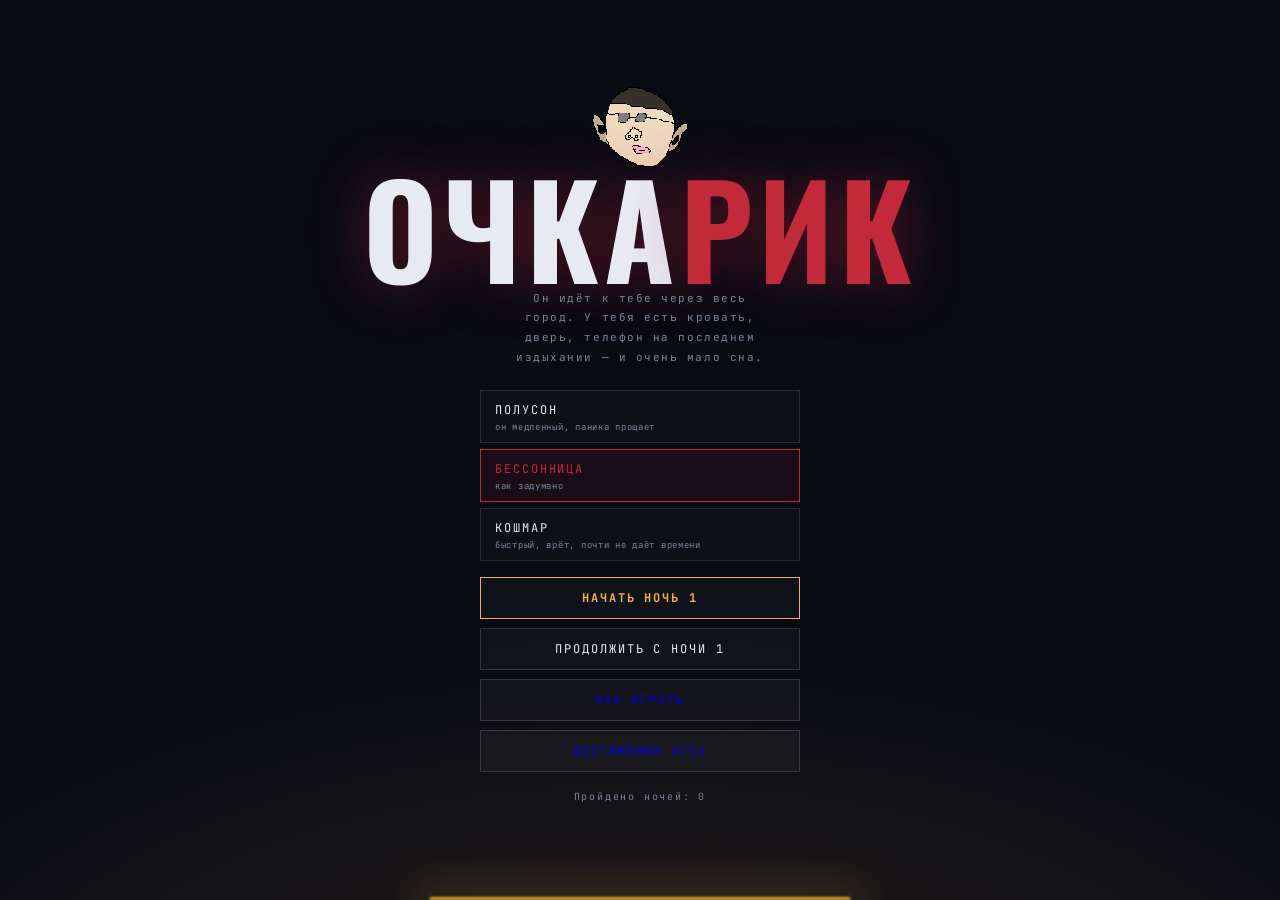
<file: index.html>
<!DOCTYPE html>
<html lang="ru">
<head>
<meta charset="utf-8">
<meta name="viewport" content="width=device-width, initial-scale=1, viewport-fit=cover">
<title>ОЧКАРИК</title>
<link rel="preconnect" href="https://fonts.googleapis.com">
<link rel="preconnect" href="https://fonts.gstatic.com" crossorigin>
<link href="https://fonts.googleapis.com/css2?family=Oswald:wght@400;600;700&family=JetBrains+Mono:wght@400;700&display=swap" rel="stylesheet">
<link rel="stylesheet" href="css/style.css">
</head>
<body>

<main data-page="menu" class="pg-menu">
  <img class="face-menu" src="assets/ochkarik.png" alt="">
  <h1>ОЧКА<span>РИК</span></h1>
  <p class="tag">Он идёт к тебе через весь город. У тебя есть кровать, дверь, телефон на последнем издыхании — и очень мало сна.</p>

  <div class="diff">
    <button class="dbtn" data-diff="easy"><b>Полусон</b><span>он медленный, паника прощает</span></button>
    <button class="dbtn on" data-diff="normal"><b>Бессонница</b><span>как задумано</span></button>
    <button class="dbtn" data-diff="nightmare"><b>Кошмар</b><span>быстрый, врёт, почти не даёт времени</span></button>
  </div>

  <div class="menu-btns">
    <button class="btn primary" data-go="start">Начать ночь 1</button>
    <button class="btn" data-go="cont" id="contBtn" hidden>Продолжить с ночи <span id="contN">2</span></button>
    <a class="btn" href="help.html" data-go="help">Как играть</a>
    <a class="btn" href="achievements.html" data-go="ach">Достижения <span id="achCount">0/16</span></a>
  </div>

  <p class="best" id="bestTxt">Пройдено ночей: 0</p>
  <p class="tamper" id="tamper" hidden>Сохранение не сошлось с подписью — достижения сброшены.</p>
  <div class="menu-slit"></div>
</main>

<script src="js/router.js"></script>
<script src="js/storage.js"></script>
<script src="js/guard.js"></script>
<script src="js/achievements.js"></script>
<script src="js/audio.js"></script>
<script src="js/pages.js"></script>
<script src="js/boot.js"></script>
</body>
</html>
</file>
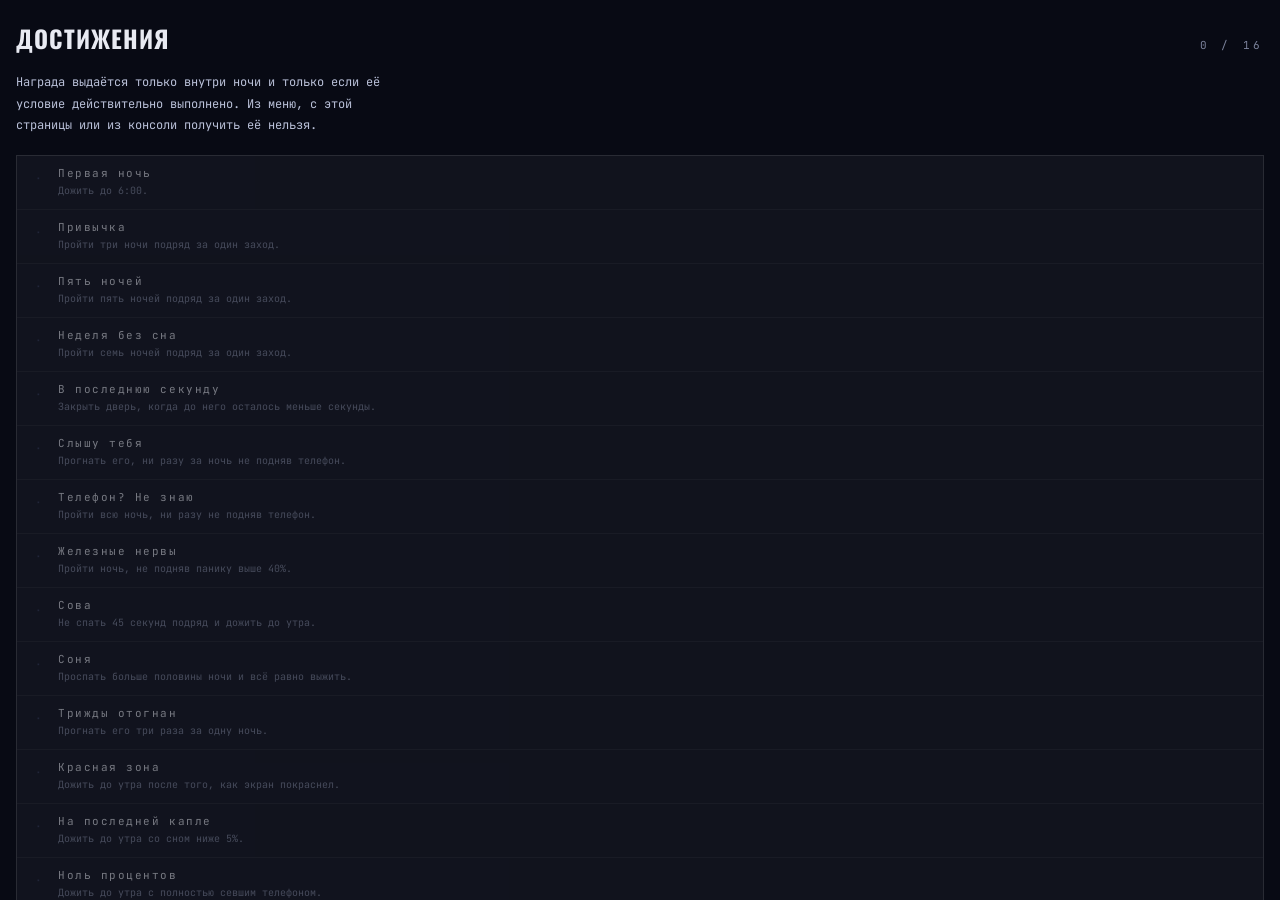
<file: achievements.html>
<!DOCTYPE html>
<html lang="ru">
<head>
<meta charset="utf-8">
<meta name="viewport" content="width=device-width, initial-scale=1, viewport-fit=cover">
<title>ОЧКАРИК · достижения</title>
<link rel="preconnect" href="https://fonts.googleapis.com">
<link rel="preconnect" href="https://fonts.gstatic.com" crossorigin>
<link href="https://fonts.googleapis.com/css2?family=Oswald:wght@400;600;700&family=JetBrains+Mono:wght@400;700&display=swap" rel="stylesheet">
<link rel="stylesheet" href="css/style.css">
</head>
<body>

<main data-page="ach" class="pg-sheet">
  <div class="sheet-h"><h2>ДОСТИЖЕНИЯ</h2><span class="eyebrow" id="achHead">0 / 16</span></div>
  <p class="why">Награда выдаётся только внутри ночи и только если её условие действительно выполнено. Из меню, с этой страницы или из консоли получить её нельзя.</p>
  <div class="ach-list" id="achList"></div>
  <div class="sheet-btns">
    <a class="btn" href="index.html" data-go="menu">Назад</a>
    <button class="btn" id="wipe">Сбросить прогресс</button>
  </div>
</main>

<script src="js/router.js"></script>
<script src="js/storage.js"></script>
<script src="js/guard.js"></script>
<script src="js/achievements.js"></script>
<script src="js/audio.js"></script>
<script src="js/pages.js"></script>
<script src="js/boot.js"></script>
</body>
</html>
</file>
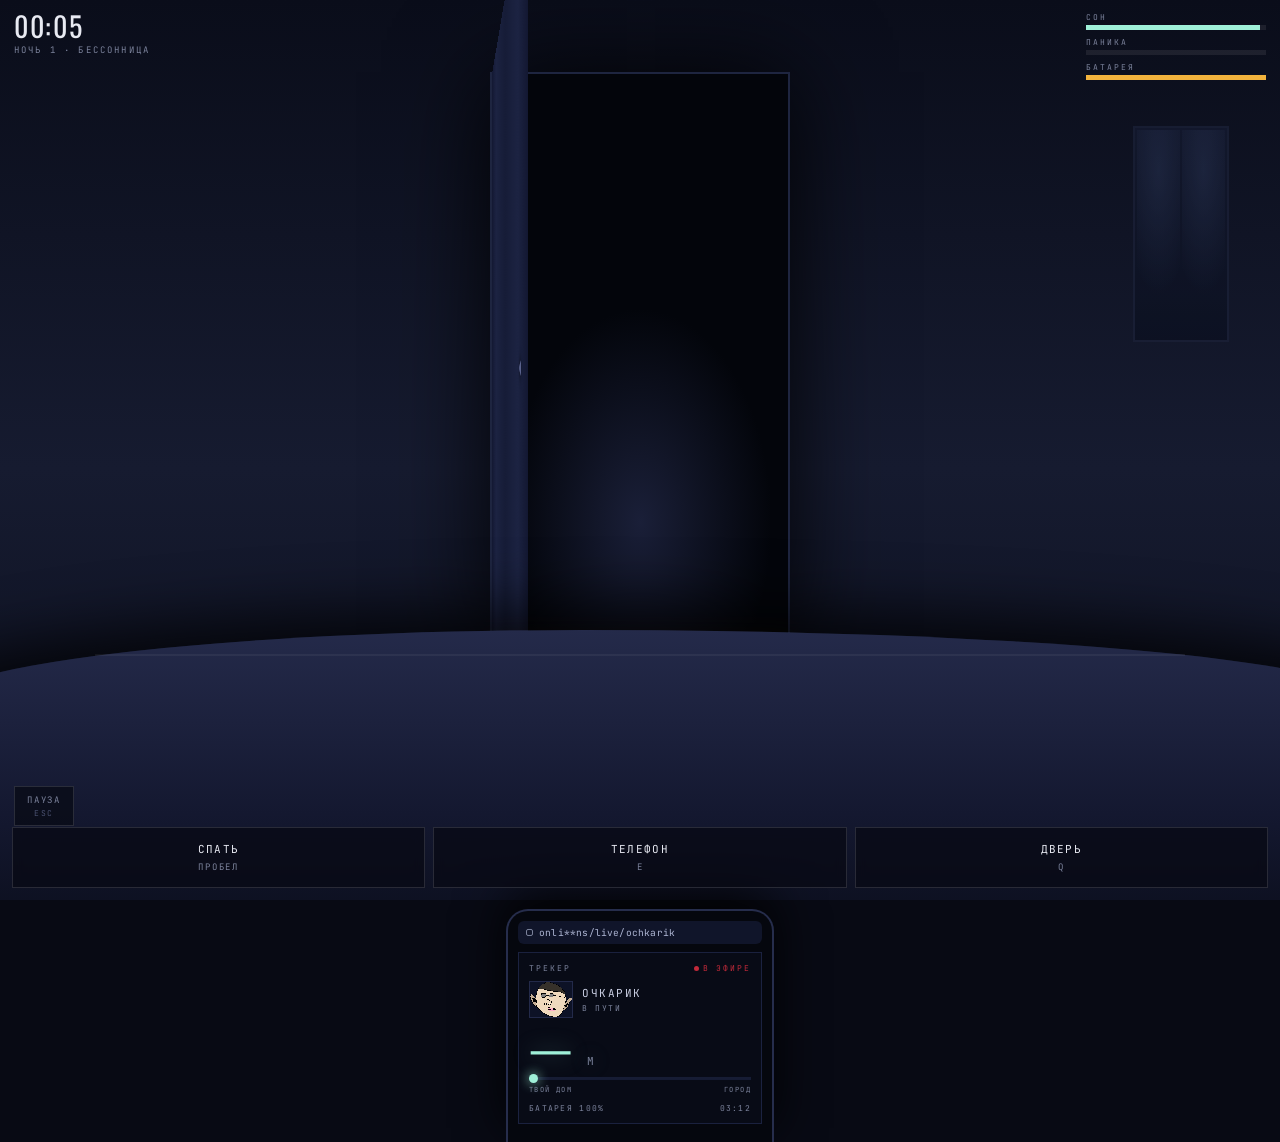
<file: game.html>
<!DOCTYPE html>
<html lang="ru">
<head>
<meta charset="utf-8">
<meta name="viewport" content="width=device-width, initial-scale=1, viewport-fit=cover">
<title>ОЧКАРИК · ночь</title>
<link rel="preconnect" href="https://fonts.googleapis.com">
<link rel="preconnect" href="https://fonts.gstatic.com" crossorigin>
<link href="https://fonts.googleapis.com/css2?family=Oswald:wght@400;600;700&family=JetBrains+Mono:wght@400;700&display=swap" rel="stylesheet">
<link rel="stylesheet" href="css/style.css">
</head>
<body>

<main data-page="game" class="pg-game">

  <div class="room">
    <div class="doorway">
      <div class="hall"><img class="silh" id="silh" src="assets/ochkarik.png" alt=""></div>
      <div class="door" id="door"></div>
    </div>
    <div class="slit" id="slitEl"></div>
    <div class="window"><span></span><span></span></div>
    <div class="blanket"></div>
  </div>

  <div class="hud">
    <div class="col">
      <div class="clock" id="clock">00:00</div>
      <div class="nightlbl">НОЧЬ <span id="nightN">1</span> · <span id="diffLbl">БЕССОННИЦА</span></div>
    </div>
    <div class="bars">
      <div class="bar"><b>СОН</b><i id="barSleep"></i></div>
      <div class="bar"><b>ПАНИКА</b><i id="barPanic"></i></div>
      <div class="bar"><b>БАТАРЕЯ</b><i id="barBatt"></i></div>
    </div>
  </div>

  <button class="menu-btn" id="menuBtn">ПАУЗА<small>ESC</small></button>

  <div class="cue" id="cue"></div>

  <div class="phone" id="phone">
    <div class="phone-body">
      <div class="urlbar"><span class="lock"></span><span class="u">onli**ns/live/ochkarik</span></div>
      <div class="app">
        <div class="app-top"><span>ТРЕКЕР</span><span class="live">В ЭФИРЕ</span></div>
        <div class="target">
          <img src="assets/ochkarik.png" alt="">
          <div><div class="tname">ОЧКАРИК</div><div class="tsub" id="tsub">В ПУТИ</div></div>
        </div>
        <div class="dist" id="distEl">— <small>М</small></div>
        <div class="track" id="trackEl"><i id="trackDot"></i></div>
        <div class="tlabels"><span>ТВОЙ ДОМ</span><span>ГОРОД</span></div>
        <div class="batt"><span id="battTxt">БАТАРЕЯ 100%</span><span id="phClock">03:12</span></div>
      </div>
      <div class="app dead">
        <div class="noise"></div>
        <p>СИГНАЛ ПОТЕРЯН<br><small>телефон разряжен — слушай</small></p>
      </div>
    </div>
  </div>

  <div class="lids" id="lids"></div>
  <div class="dream" id="dream"><span>СОН</span></div>
  <button class="wake" id="wakeBtn">ПРОСНУТЬСЯ<small>пробел или клик</small></button>
  <div class="red" id="red"></div>
  <div class="new-ach" id="newAch"><small>ДОСТИЖЕНИЕ</small><div id="newAchName"></div></div>

  <div class="controls">
    <button class="ctl" id="cSleep"><span>Спать</span><kbd>ПРОБЕЛ</kbd></button>
    <button class="ctl" id="cPhone"><span>Телефон</span><kbd>E</kbd></button>
    <button class="ctl" id="cDoor"><span>Дверь</span><kbd>Q</kbd></button>
  </div>

  <div class="scare" id="scare"><img src="assets/ochkarik.png" alt=""></div>

  <!-- пауза -->
  <div class="sheet mini" id="pauseSheet">
    <div class="sheet-h"><h2>ПАУЗА</h2><span class="eyebrow">ОН ЖДЁТ</span></div>
    <p class="why">Ночь остановлена. Если выйти в меню, эта ночь не засчитается.</p>
    <div class="sheet-btns">
      <button class="btn primary" id="pauseResume">Продолжить</button>
      <button class="btn" id="pauseAgain">Начать ночь заново</button>
      <button class="btn" data-go="menu">Выйти в меню</button>
    </div>
  </div>

  <!-- итог -->
  <div class="sheet" id="result">
    <div class="sheet-h"><h2 id="resTitle">6:00</h2><span class="eyebrow" id="resNight">НОЧЬ 1</span></div>
    <p class="why" id="resWhy"></p>
    <div class="stats" id="resStats"></div>
    <div class="sheet-btns">
      <button class="btn primary" id="resNext">Дальше</button>
      <button class="btn" id="resRetry">Переиграть ночь</button>
      <button class="btn" data-go="menu">Выйти в меню</button>
    </div>
  </div>

</main>

<script src="js/router.js"></script>
<script src="js/storage.js"></script>
<script src="js/guard.js"></script>
<script src="js/achievements.js"></script>
<script src="js/difficulty.js"></script>
<script src="js/audio.js"></script>
<script src="js/ui.js"></script>
<script src="js/game.js"></script>
<script src="js/pages.js"></script>
<script src="js/boot.js"></script>
</body>
</html>
</file>
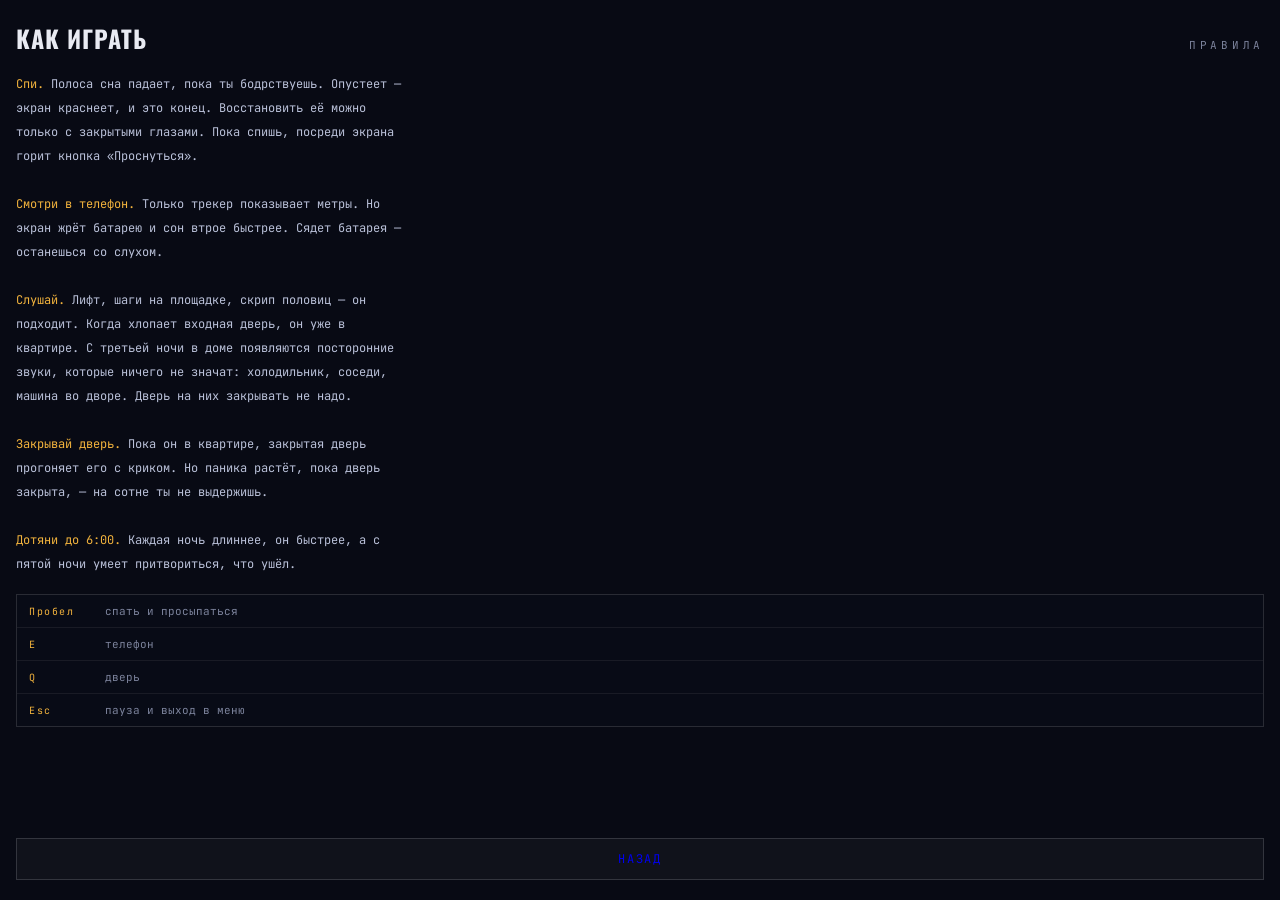
<file: help.html>
<!DOCTYPE html>
<html lang="ru">
<head>
<meta charset="utf-8">
<meta name="viewport" content="width=device-width, initial-scale=1, viewport-fit=cover">
<title>ОЧКАРИК · правила</title>
<link rel="preconnect" href="https://fonts.googleapis.com">
<link rel="preconnect" href="https://fonts.gstatic.com" crossorigin>
<link href="https://fonts.googleapis.com/css2?family=Oswald:wght@400;600;700&family=JetBrains+Mono:wght@400;700&display=swap" rel="stylesheet">
<link rel="stylesheet" href="css/style.css">
</head>
<body>

<main data-page="help" class="pg-sheet">
  <div class="sheet-h"><h2>КАК ИГРАТЬ</h2><span class="eyebrow">ПРАВИЛА</span></div>
  <div class="helptxt">
    <b>Спи.</b> Полоса сна падает, пока ты бодрствуешь. Опустеет — экран краснеет, и это конец. Восстановить её можно только с закрытыми глазами. Пока спишь, посреди экрана горит кнопка «Проснуться».<br><br>
    <b>Смотри в телефон.</b> Только трекер показывает метры. Но экран жрёт батарею и сон втрое быстрее. Сядет батарея — останешься со слухом.<br><br>
    <b>Слушай.</b> Лифт, шаги на площадке, скрип половиц — он подходит. Когда хлопает входная дверь, он уже в квартире. С третьей ночи в доме появляются посторонние звуки, которые ничего не значат: холодильник, соседи, машина во дворе. Дверь на них закрывать не надо.<br><br>
    <b>Закрывай дверь.</b> Пока он в квартире, закрытая дверь прогоняет его с криком. Но паника растёт, пока дверь закрыта, — на сотне ты не выдержишь.<br><br>
    <b>Дотяни до 6:00.</b> Каждая ночь длиннее, он быстрее, а с пятой ночи умеет притвориться, что ушёл.
  </div>

  <div class="keys">
    <div><kbd>Пробел</kbd><span>спать и просыпаться</span></div>
    <div><kbd>E</kbd><span>телефон</span></div>
    <div><kbd>Q</kbd><span>дверь</span></div>
    <div><kbd>Esc</kbd><span>пауза и выход в меню</span></div>
  </div>

  <div class="sheet-btns"><a class="btn" href="index.html" data-go="menu">Назад</a></div>
</main>

<script src="js/router.js"></script>
<script src="js/storage.js"></script>
<script src="js/guard.js"></script>
<script src="js/achievements.js"></script>
<script src="js/audio.js"></script>
<script src="js/pages.js"></script>
<script src="js/boot.js"></script>
</body>
</html>
</file>
<file: css/style.css>
:root{
  --night:#080a14;
  --wall:#161b30;
  --slit:#f2b33d;
  --slit-soft:rgba(242,179,61,.16);
  --blood:#c22a3a;
  --screen:#9ff0d8;
  --ink:#e8eaf2;
  --dim:#7c839c;
  --display:"Oswald","Arial Narrow",Impact,sans-serif;
  --mono:"JetBrains Mono",ui-monospace,Menlo,Consolas,monospace;
}
*{box-sizing:border-box;-webkit-tap-highlight-color:transparent}
html,body{height:100%;margin:0}
body{background:var(--night);color:var(--ink);font-family:var(--mono);overflow:hidden;user-select:none}
#app{position:fixed;inset:0;overflow:hidden}
[data-page]{position:absolute;inset:0;display:none;flex-direction:column}
[data-page].on{display:flex}
.pg-sheet{padding:20px 16px;overflow:auto;background:var(--night)}
.pg-sheet .sheet-btns{margin-top:auto}
.tamper{margin-top:10px;font-size:10px;color:var(--blood);letter-spacing:.14em;max-width:34ch}
.keys{display:grid;gap:1px;background:rgba(255,255,255,.07);border:1px solid rgba(255,255,255,.07);margin:18px 0}
.keys div{background:#080b16;padding:9px 12px;display:flex;gap:12px;align-items:center}
.keys kbd{font-family:var(--mono);font-size:10px;letter-spacing:.16em;color:var(--slit);min-width:64px}
.keys span{font-size:11px;color:var(--dim)}
.menu-btn{position:absolute;left:14px;bottom:74px;z-index:8;padding:7px 12px;font-size:9px;letter-spacing:.2em;
  border:1px solid rgba(232,234,242,.14);background:rgba(8,10,20,.72);color:var(--dim);transition:.14s}
.menu-btn small{display:block;font-size:8px;letter-spacing:.2em;color:#4a5170;margin-top:2px}
.menu-btn:hover,.menu-btn:focus-visible{border-color:var(--slit);color:var(--slit);outline:none}
.sheet.mini{background:rgba(6,8,16,.93);justify-content:center}
.sheet.mini .sheet-btns{margin-top:8px}
h1,h2{font-family:var(--display);font-weight:700;margin:0;letter-spacing:.04em}
.eyebrow{font-size:11px;letter-spacing:.34em;color:var(--dim);text-transform:uppercase}
button{font-family:var(--mono);color:inherit;background:none;border:0;cursor:pointer}

/* ---------------- МЕНЮ ---------------- */
[data-page="menu"]{align-items:center;justify-content:center;text-align:center;padding:20px;overflow:auto;
  background:radial-gradient(120% 80% at 50% 118%,rgba(242,179,61,.13),transparent 60%),var(--night)}
.menu-slit{position:absolute;left:50%;bottom:0;translate:-50% 0;width:min(420px,82vw);height:3px;
  background:var(--slit);filter:blur(1px);box-shadow:0 0 40px 14px var(--slit-soft);opacity:.9}
.face-menu{width:96px;image-rendering:pixelated;animation:breathe 5.5s ease-in-out infinite;margin-bottom:4px}
@keyframes breathe{0%,100%{transform:translateY(0) scale(1);filter:brightness(.38) saturate(.5)}
  50%{transform:translateY(-6px) scale(1.03);filter:brightness(.62) saturate(.8)}}
[data-page="menu"] h1{font-size:clamp(48px,15vw,128px);line-height:.86;text-shadow:0 0 60px rgba(194,42,58,.45)}
[data-page="menu"] h1 span{color:var(--blood)}
.tag{margin:8px 0 22px;font-size:11px;color:var(--dim);letter-spacing:.14em;max-width:38ch;line-height:1.8}
.diff{display:flex;flex-direction:column;gap:6px;width:min(320px,88vw);margin-bottom:16px}
.dbtn{padding:9px 14px;border:1px solid rgba(232,234,242,.12);background:rgba(232,234,242,.02);
  text-align:left;transition:.15s}
.dbtn b{font-size:12px;letter-spacing:.16em;font-weight:400;text-transform:uppercase}
.dbtn span{display:block;font-size:9px;color:var(--dim);letter-spacing:.08em;margin-top:3px}
.dbtn.on{border-color:var(--blood);background:rgba(194,42,58,.1)}
.dbtn.on b{color:var(--blood)}
.menu-btns{display:flex;flex-direction:column;gap:9px;width:min(320px,88vw)}
.btn{display:block;text-align:center;text-decoration:none;padding:12px 16px;border:1px solid rgba(232,234,242,.16);background:rgba(232,234,242,.03);
  font-size:12px;letter-spacing:.16em;text-transform:uppercase;transition:.16s}
.btn:hover,.btn:focus-visible{background:rgba(242,179,61,.1);border-color:var(--slit);color:#fff;outline:none}
.btn.primary{border-color:var(--slit);color:var(--slit);font-weight:700}
.btn.primary:hover{background:var(--slit);color:#0b0d18}
.best{margin-top:18px;font-size:10px;color:var(--dim);letter-spacing:.18em}

/* ---------------- КОМНАТА ---------------- */
[data-page="game"]{background:var(--night)}
.room{position:absolute;inset:0;overflow:hidden;
  background:linear-gradient(180deg,#0a0d1a 0%,var(--wall) 52%,#0b0e1c 100%)}
.doorway{position:absolute;left:50%;top:8%;translate:-50% 0;width:min(300px,52vw);height:64%;
  background:#04060d;border:2px solid #1e2540;border-bottom:0;
  box-shadow:inset 0 0 60px #000,0 0 90px rgba(0,0,0,.9)}
.hall{position:absolute;inset:0;background:radial-gradient(60% 50% at 50% 78%,#1a1f38,#03050b 74%)}
.silh{position:absolute;left:50%;bottom:0;translate:-50% 0;width:38%;opacity:0;
  image-rendering:pixelated;filter:brightness(.16) contrast(1.7);transition:opacity .5s,width .5s}
.door{position:absolute;inset:0;transform-origin:left center;
  background:linear-gradient(90deg,#131832,#1c2342 18%,#161c37 50%,#1c2342 82%,#131832);
  border-left:2px solid #242c52;transition:transform .34s cubic-bezier(.5,0,.2,1);
  transform:perspective(700px) rotateY(-86deg)}
.door.shut{transform:perspective(700px) rotateY(0)}
.door::after{content:"";position:absolute;right:12%;top:50%;width:9px;height:9px;border-radius:50%;
  background:#5a628c;box-shadow:0 0 8px rgba(0,0,0,.8)}
.door.knock{animation:knock .16s 3}
@keyframes knock{50%{transform:perspective(700px) rotateY(0) translateX(3px)}}
.slit{position:absolute;left:50%;translate:-50% 0;top:72%;width:min(300px,52vw);height:4px;
  background:var(--slit);opacity:.5;filter:blur(1.5px);box-shadow:0 0 34px 10px var(--slit-soft);transition:opacity .3s}
.slit.bright{opacity:1}
.slit.flick{animation:flick .12s 6}
@keyframes flick{50%{opacity:.05}}
.window{position:absolute;right:4%;top:14%;width:min(96px,18vw);height:24%;border:2px solid #1b2138;
  background:linear-gradient(180deg,#0f1striped,#0b1020);background:linear-gradient(180deg,#141a30,#0b1020);
  display:grid;grid-template-columns:1fr 1fr;gap:2px;padding:2px;opacity:.75}
.window span{background:radial-gradient(80% 60% at 50% 20%,rgba(120,150,220,.14),transparent)}
.blanket{position:absolute;left:-6%;right:-6%;bottom:-4%;height:34%;border-radius:46% 54% 0 0/26% 22% 0 0;
  background:linear-gradient(180deg,#242a4a,#141830 60%,#0b0e1c);box-shadow:0 -22px 60px rgba(0,0,0,.75)}
.blanket::before{content:"";position:absolute;inset:8% 12% auto;height:2px;background:rgba(255,255,255,.05)}

/* ---------------- HUD ---------------- */
.hud{position:absolute;left:0;right:0;top:0;padding:12px 14px;display:flex;gap:12px;z-index:6;pointer-events:none}
.hud .col{flex:1;min-width:0}
.clock{font-family:var(--display);font-size:28px;line-height:1;letter-spacing:.06em}
.nightlbl{font-size:9px;letter-spacing:.24em;color:var(--dim);margin-top:4px}
.bars{display:flex;flex-direction:column;gap:7px;width:min(180px,40vw)}
.bar b{display:block;font-size:8px;font-weight:400;letter-spacing:.26em;color:var(--dim);margin-bottom:3px}
.bar i{display:block;height:5px;background:rgba(255,255,255,.08);position:relative;overflow:hidden}
.bar i::after{content:"";position:absolute;inset:0 auto 0 0;width:var(--v,100%);background:var(--c,#fff);transition:width .12s linear}
.cue{position:absolute;left:50%;top:40%;translate:-50% 0;z-index:12;font-size:12px;letter-spacing:.12em;
  color:#cfd4e6;text-shadow:0 2px 12px #000;opacity:0;transition:opacity .25s;text-align:center;
  pointer-events:none;padding:0 18px;max-width:90vw}
.cue.on{opacity:.94}

/* ---------------- УПРАВЛЕНИЕ ---------------- */
.controls{position:absolute;left:0;right:0;bottom:0;z-index:8;display:flex;gap:8px;padding:12px;
  padding-bottom:max(12px,env(safe-area-inset-bottom))}
.ctl{flex:1;padding:13px 6px;border:1px solid rgba(232,234,242,.14);background:rgba(8,10,20,.75);
  backdrop-filter:blur(6px);font-size:11px;letter-spacing:.12em;text-transform:uppercase;transition:.14s;line-height:1.5}
.ctl kbd{display:block;font-size:9px;color:var(--dim);letter-spacing:.2em;margin-top:3px;font-family:var(--mono)}
.ctl:hover,.ctl:focus-visible{border-color:var(--slit);color:#fff;outline:none}
.ctl.act{border-color:var(--slit);color:var(--slit);background:rgba(242,179,61,.12)}
.ctl:disabled{opacity:.35;cursor:default}

/* ---------------- ТЕЛЕФОН ---------------- */
.phone{position:absolute;left:50%;bottom:0;translate:-50% 0;width:min(268px,74vw);z-index:7;
  transform:translateY(104%);transition:transform .3s cubic-bezier(.4,0,.2,1)}
.phone.up{transform:translateY(4%)}
.phone-body{background:#05070e;border:2px solid #262d4c;border-bottom:0;border-radius:22px 22px 0 0;
  padding:10px 10px 18px;box-shadow:0 -14px 50px rgba(0,0,0,.9)}
.urlbar{display:flex;align-items:center;gap:6px;background:#10152a;border-radius:6px;padding:5px 8px;margin-bottom:8px}
.urlbar .lock{width:7px;height:7px;border:1.5px solid var(--dim);border-radius:2px;flex-shrink:0}
.urlbar .u{font-size:9.5px;color:#aeb6d4;letter-spacing:.02em;white-space:nowrap;overflow:hidden;text-overflow:ellipsis}
.app{background:#080b16;border:1px solid #1b2240;padding:10px}
.app.dead{display:none;text-align:center;padding:22px 10px;position:relative;overflow:hidden}
.app.dead p{margin:0;font-size:11px;letter-spacing:.2em;color:#4d5578;line-height:2;position:relative}
.app.dead p small{font-size:9px;letter-spacing:.1em;color:#343b5c}
.noise{position:absolute;inset:0;opacity:.5;
  background:repeating-linear-gradient(0deg,rgba(255,255,255,.05) 0 1px,transparent 1px 3px);
  animation:roll 1.4s linear infinite}
@keyframes roll{to{transform:translateY(6px)}}
.phone.off .app:not(.dead){display:none}
.phone.off .app.dead{display:block}
.app-top{display:flex;justify-content:space-between;align-items:center;font-size:8px;letter-spacing:.24em;color:var(--dim);margin-bottom:8px}
.live{color:var(--blood);display:flex;align-items:center;gap:4px}
.live::before{content:"";width:5px;height:5px;border-radius:50%;background:var(--blood);animation:blink 1.1s steps(1) infinite}
@keyframes blink{50%{opacity:.15}}
.target{display:flex;gap:9px;align-items:center}
.target img{width:44px;image-rendering:pixelated;border:1px solid #232a4a;background:#0d1226}
.tname{font-size:11px;letter-spacing:.14em;color:#c9cee2}
.tsub{font-size:8px;letter-spacing:.2em;color:var(--dim);margin-top:3px}
.dist{font-family:var(--display);font-size:42px;line-height:.9;color:var(--screen);margin-top:10px;
  text-shadow:0 0 22px rgba(159,240,216,.35)}
.dist small{font-family:var(--mono);font-size:11px;color:var(--dim);letter-spacing:.2em;margin-left:5px}
.dist.warn{color:var(--blood);text-shadow:0 0 24px rgba(194,42,58,.5)}
.dist .inflat{font-family:var(--mono);font-size:15px;color:var(--blood);letter-spacing:.16em}
.track{height:3px;background:#161c34;margin-top:10px;position:relative}
.track i{position:absolute;top:-3px;width:9px;height:9px;background:var(--screen);border-radius:50%;
  transition:left .2s linear;box-shadow:0 0 12px var(--screen)}
.track.warn i{background:var(--blood);box-shadow:0 0 12px var(--blood)}
.tlabels{display:flex;justify-content:space-between;font-size:7px;letter-spacing:.2em;color:var(--dim);margin-top:5px}
.batt{display:flex;justify-content:space-between;font-size:8px;color:var(--dim);letter-spacing:.16em;margin-top:9px}

/* ---------------- СОСТОЯНИЯ ---------------- */
.lids{position:absolute;inset:0;z-index:9;pointer-events:none}
.lids::before,.lids::after{content:"";position:absolute;left:0;right:0;height:0;background:#04050b;transition:height .45s ease}
.lids::before{top:0}
.lids::after{bottom:0}
.lids.shut::before,.lids.shut::after{height:52%}
.dream{position:absolute;inset:0;z-index:9;background:#04050b;opacity:0;transition:opacity .45s;
  pointer-events:none;display:flex;align-items:center;justify-content:center}
.dream.on{opacity:.92}
.dream span{font-size:11px;letter-spacing:.4em;color:#39406a}
.wake{position:absolute;left:50%;top:50%;translate:-50% -50%;z-index:13;display:none;
  width:min(190px,54vw);aspect-ratio:1;border-radius:50%;border:1px solid rgba(242,179,61,.55);
  background:rgba(242,179,61,.07);color:var(--slit);font-size:13px;letter-spacing:.22em;
  animation:pulse 2.1s ease-in-out infinite}
.wake.on{display:block}
.wake small{display:block;font-size:9px;letter-spacing:.12em;color:var(--dim);margin-top:8px}
@keyframes pulse{0%,100%{box-shadow:0 0 0 0 rgba(242,179,61,.16);opacity:.8}
  50%{box-shadow:0 0 0 18px rgba(242,179,61,0);opacity:1}}
.red{position:absolute;inset:0;z-index:10;pointer-events:none;opacity:0;transition:opacity .3s;
  background:radial-gradient(120% 90% at 50% 50%,transparent 28%,rgba(194,42,58,.85) 100%)}
.scare{position:absolute;inset:0;z-index:20;display:none;align-items:center;justify-content:center;background:var(--blood)}
.scare.on{display:flex;animation:flash .09s steps(2) infinite}
@keyframes flash{50%{background:#0a0c16}}
.scare img{width:min(78vw,460px);image-rendering:pixelated;animation:shake .07s infinite}
@keyframes shake{0%{transform:translate(0,0) scale(1)}25%{transform:translate(-9px,7px) scale(1.06)}
  50%{transform:translate(8px,-6px) scale(1.01)}75%{transform:translate(-5px,-8px) scale(1.05)}}
.new-ach{position:absolute;left:50%;top:14%;translate:-50% 0;z-index:25;background:rgba(8,10,20,.94);
  border:1px solid var(--slit);padding:10px 16px;text-align:center;opacity:0;transition:opacity .4s;
  pointer-events:none;max-width:86vw}
.new-ach.on{opacity:1}
.new-ach small{font-size:8px;letter-spacing:.3em;color:var(--slit)}
.new-ach div{font-size:12px;letter-spacing:.1em;margin-top:5px}

/* ---------------- ЛИСТЫ ---------------- */
.sheet{position:absolute;inset:0;background:rgba(6,8,16,.96);z-index:30;display:none;
  flex-direction:column;padding:20px 16px;overflow:auto}
.sheet.on{display:flex}
.sheet-h{display:flex;justify-content:space-between;align-items:baseline;margin-bottom:16px;flex-shrink:0;gap:10px}
.sheet h2{font-size:clamp(28px,8vw,50px);line-height:.9}
.sheet h2.bad{color:var(--blood)}
.stats{display:grid;grid-template-columns:repeat(auto-fit,minmax(112px,1fr));gap:1px;
  background:rgba(255,255,255,.08);border:1px solid rgba(255,255,255,.08);margin-bottom:18px}
.stat{background:#080b16;padding:10px 12px}
.stat b{display:block;font-family:var(--display);font-size:21px;font-weight:600}
.stat span{font-size:9px;letter-spacing:.2em;color:var(--dim)}
.why{font-size:12px;line-height:1.8;color:#b9c0d8;margin:0 0 18px;max-width:52ch}
.ach-list{display:flex;flex-direction:column;gap:1px;background:rgba(255,255,255,.07);
  border:1px solid rgba(255,255,255,.07);margin-bottom:18px}
.ach{background:#080b16;padding:10px 12px;display:flex;gap:11px;align-items:flex-start;opacity:.45}
.ach.got{opacity:1;background:#0c1020}
.ach .mk{font-family:var(--display);font-size:15px;color:#2b3252;width:18px;flex-shrink:0;text-align:center}
.ach.got .mk{color:var(--slit)}
.ach b{font-size:11px;letter-spacing:.14em;display:block;margin-bottom:3px;font-weight:400}
.ach.got b{color:var(--slit)}
.ach p{margin:0;font-size:10px;color:var(--dim);line-height:1.6}
.helptxt{font-size:12px;line-height:2;color:#b9c0d8;max-width:56ch}
.helptxt b{color:var(--slit);font-weight:400}
.sheet-btns{display:flex;gap:8px;flex-wrap:wrap;margin-top:auto;padding-top:16px}
.sheet-btns .btn{flex:1;min-width:120px}
@media (prefers-reduced-motion:reduce){*{animation-duration:.01ms!important;transition-duration:.05s!important}}
</file>
